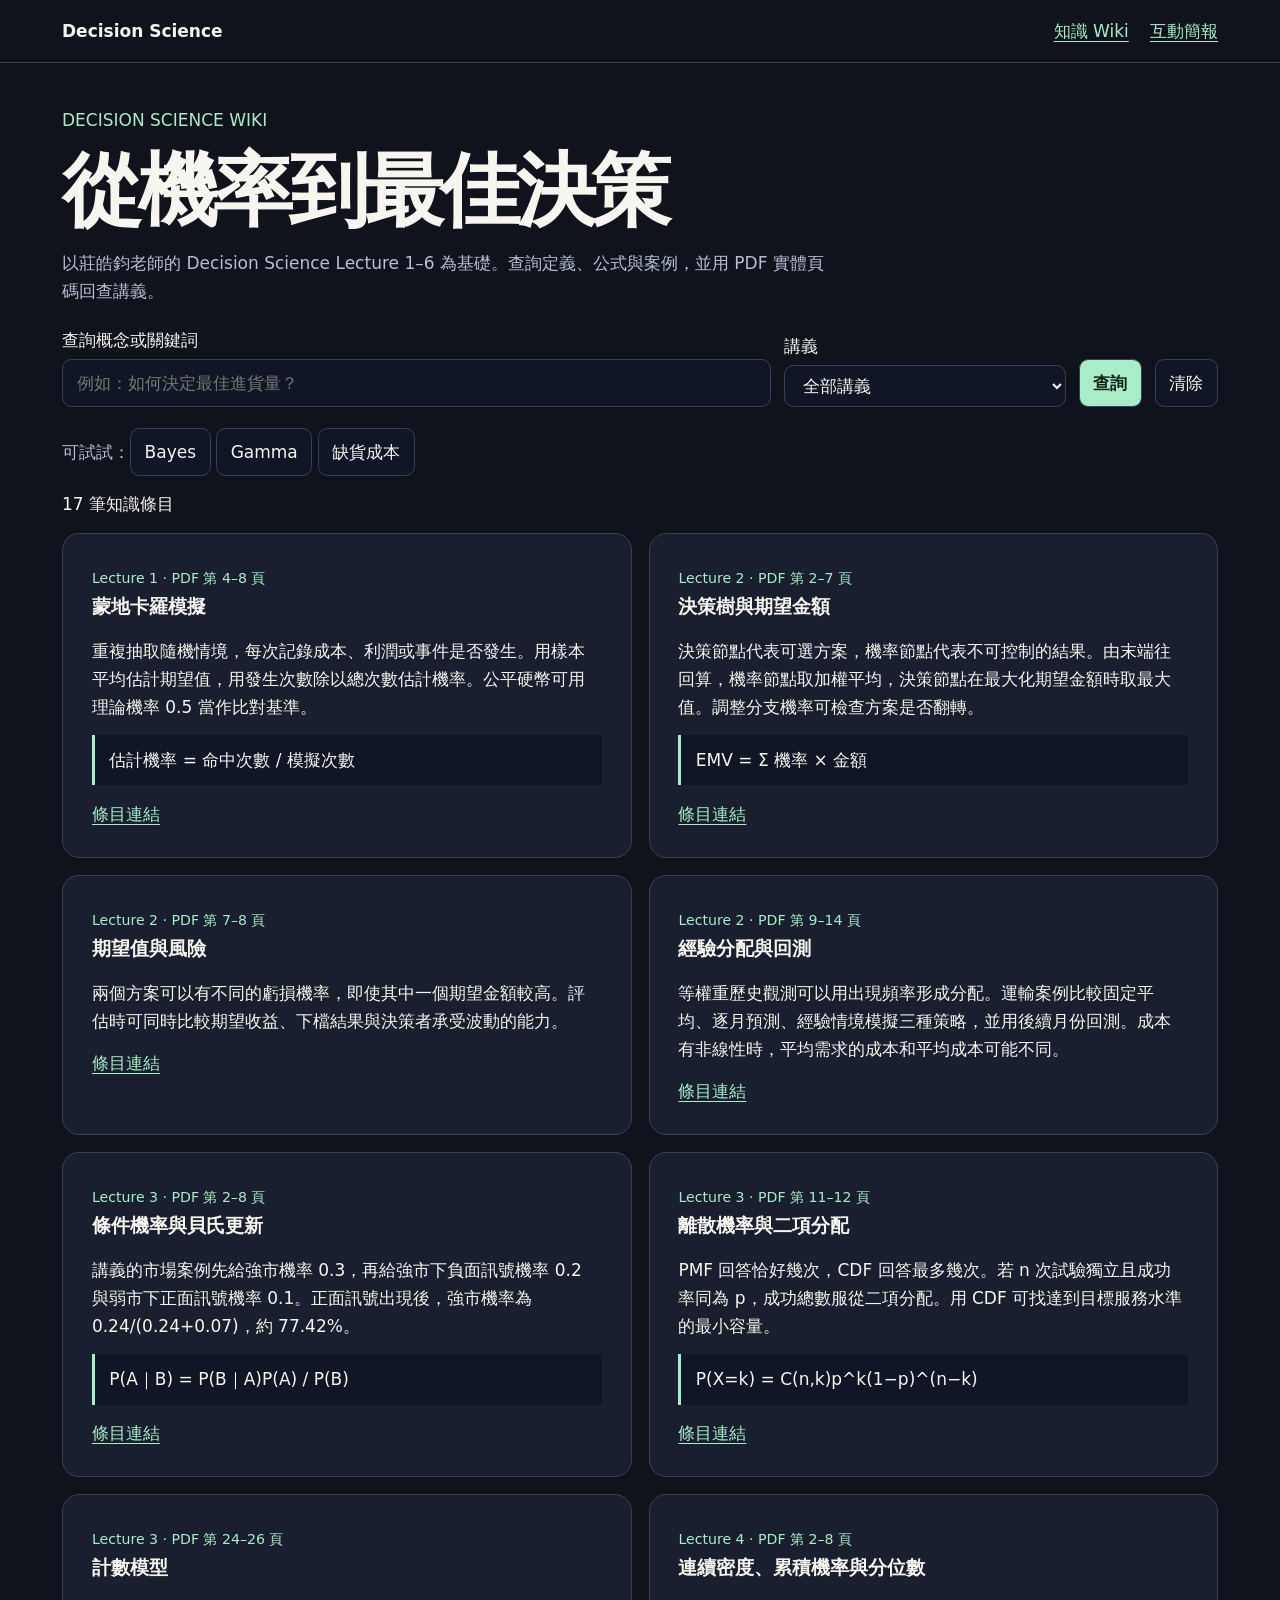
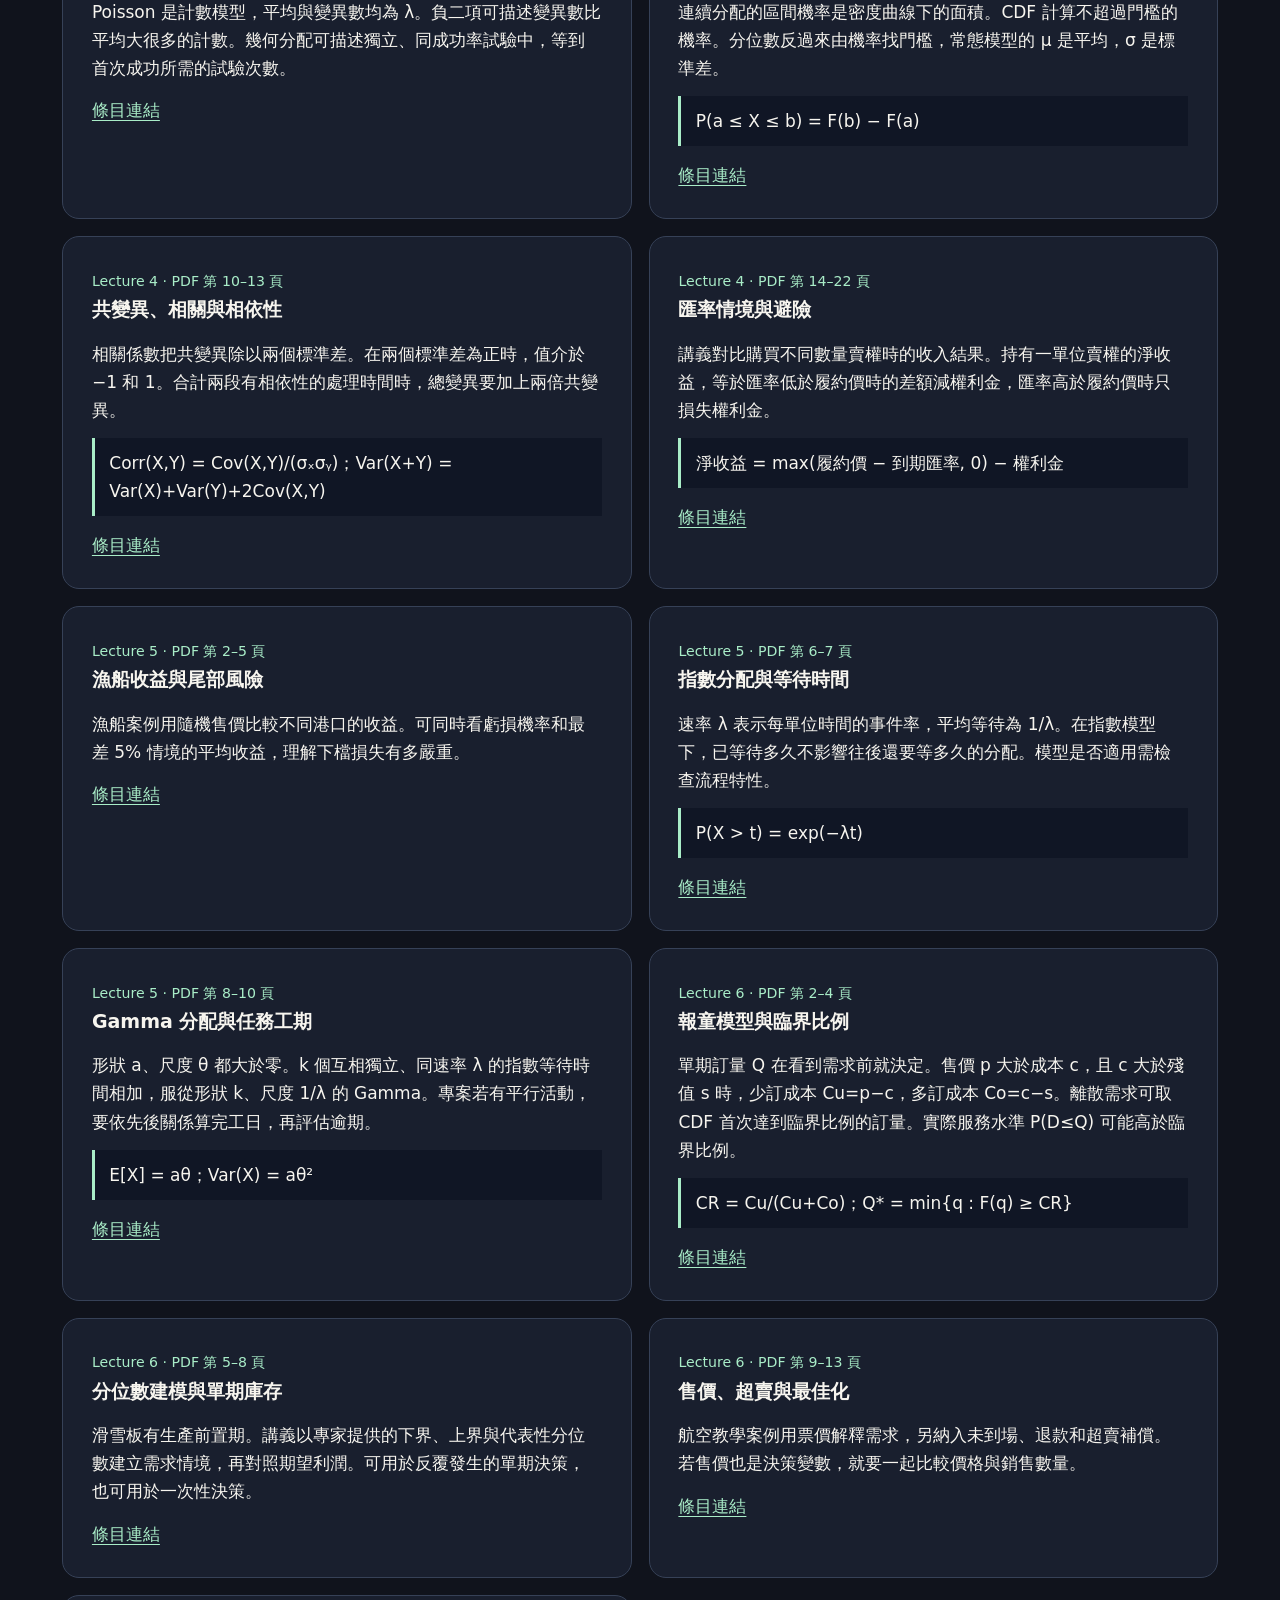
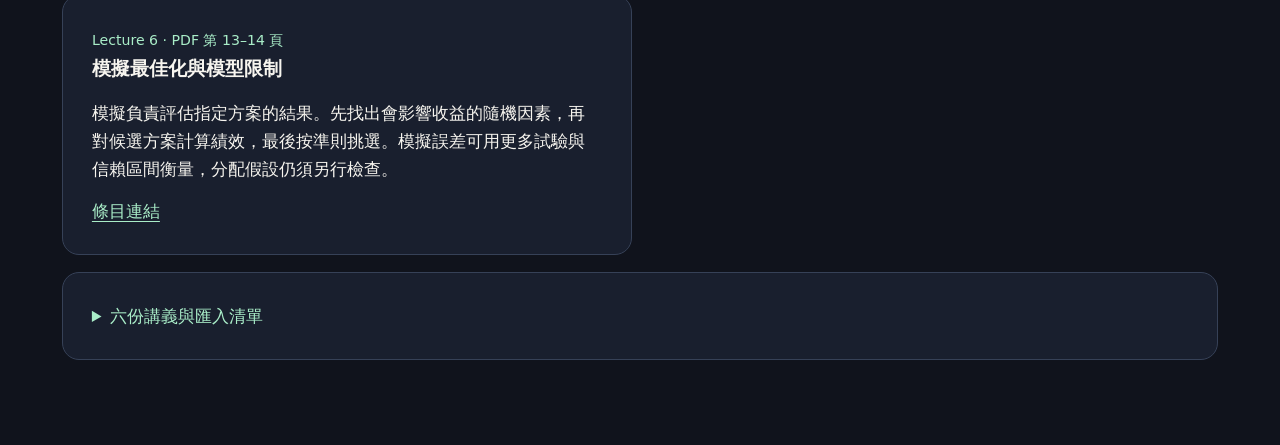
<file: docs/index.html>
<!doctype html>
<html lang="zh-Hant"><head><meta charset="utf-8"><meta name="viewport" content="width=device-width, initial-scale=1"><title>知識 Wiki｜Decision Science</title><link rel="stylesheet" href="style.css"><script defer src="data.js"></script><script defer src="wiki.js"></script></head>
<body><header><nav aria-label="主選單"><strong>Decision Science</strong><a href="index.html">知識 Wiki</a><a href="slides.html">互動簡報</a></nav></header><main><p class="eyebrow">DECISION SCIENCE WIKI</p><h1>從機率到最佳決策</h1>
<p class="muted">以莊皓鈞老師的 Decision Science Lecture 1–6 為基礎。查詢定義、公式與案例，並用 PDF 實體頁碼回查講義。</p>
<form class="controls" id="search"><label class="grow">查詢概念或關鍵詞<input id="query" type="search" placeholder="例如：如何決定最佳進貨量？"></label><label>講義<select id="lecture"><option value="">全部講義</option></select></label><button class="primary">查詢</button><button type="reset">清除</button></form>
<p class="muted">可試試：<button type="button" data-query="Bayes">Bayes</button> <button type="button" data-query="Gamma">Gamma</button> <button type="button" data-query="缺貨成本">缺貨成本</button></p>
<p id="status" role="status"></p><section class="grid" id="results" aria-label="查詢結果"></section>
<details class="panel" id="sources"><summary>六份講義與匯入清單</summary><ul id="manifest"></ul><p>頁碼從 PDF 封面起算。公開部署目錄提供整理後的知識條目與頁碼，原講義請使用課程提供的 PDF。</p></details>
<noscript>開啟 JavaScript 以瀏覽與查詢知識條目。</noscript></main></body></html>
</file>
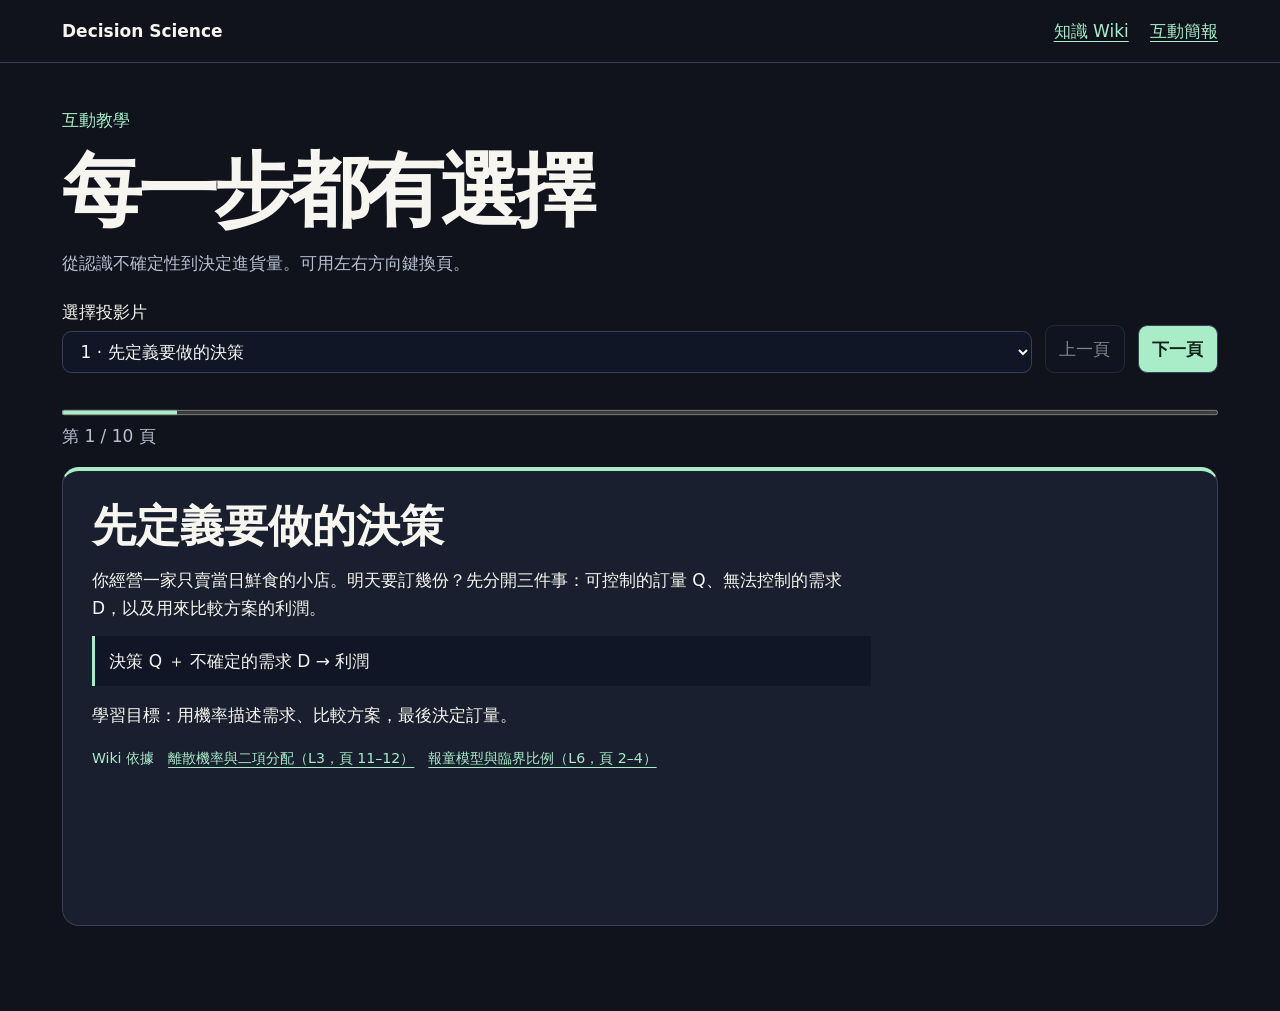
<file: docs/slides.html>
<!doctype html>
<html lang="zh-Hant"><head><meta charset="utf-8"><meta name="viewport" content="width=device-width, initial-scale=1"><title>互動簡報｜Decision Science</title><link rel="stylesheet" href="style.css"><script defer src="data.js"></script><script defer src="slides.js"></script></head>
<body><header><nav aria-label="主選單"><strong>Decision Science</strong><a href="index.html">知識 Wiki</a><a href="slides.html">互動簡報</a></nav></header><main><p class="eyebrow">互動教學</p><h1>每一步都有選擇</h1><p class="muted">從認識不確定性到決定進貨量。可用左右方向鍵換頁。</p>
<div class="controls"><label class="grow">選擇投影片<select id="jump"></select></label><button id="prev" type="button">上一頁</button><button id="next" type="button" class="primary">下一頁</button></div>
<progress id="progress" aria-label="簡報進度"></progress><p id="position" class="muted" role="status"></p><section id="stage" class="panel slide" aria-label="投影片"></section><noscript>開啟 JavaScript 以使用投影片與練習。</noscript></main></body></html>
</file>
<file: docs/style.css>
:root{color-scheme:dark;--bg:#10131c;--panel:#191f2e;--ink:#f7f5ef;--muted:#b6c0d3;--accent:#a9edc8;--line:#364157;font:17px/1.65 system-ui,sans-serif}
*{box-sizing:border-box}body{margin:0;background:var(--bg);color:var(--ink)}a{color:var(--accent);text-underline-offset:.25em}header{border-bottom:1px solid var(--line)}nav,main{width:min(100% - 2rem,68rem);margin:auto}nav{display:flex;gap:1.25rem;flex-wrap:wrap;padding:1rem 0}nav strong{margin-right:auto}main{padding:2.5rem 0 4rem}h1,h2,h3,p{margin:0 0 .85rem}h1{font-size:clamp(2.25rem,7vw,4.7rem);line-height:1.08;letter-spacing:-.055em}h2{font-size:clamp(1.6rem,4vw,2.6rem);line-height:1.16}h3{font-size:1.12rem}.eyebrow,small,summary{color:var(--accent)}small{font-size:.83rem}p,li{max-width:72ch}.muted{color:var(--muted)}.panel,article{background:var(--panel);border:1px solid var(--line);border-radius:1rem;padding:clamp(1rem,3vw,1.7rem);margin:1rem 0}.grid{display:grid;grid-template-columns:repeat(auto-fit,minmax(min(100%,26rem),1fr));gap:1rem}.grid article{margin:0}.controls{display:flex;gap:.75rem;align-items:end;flex-wrap:wrap;margin:1.25rem 0}label{display:grid;gap:.3rem}.grow{flex:1 1 20rem}input,select,button{font:inherit;border:1px solid var(--line);border-radius:.55rem;padding:.52rem .8rem;background:#101625;color:var(--ink);max-width:100%}input[type=range]{accent-color:var(--accent);padding:0}button{cursor:pointer}button:hover{border-color:var(--accent)}button:disabled{opacity:.5;cursor:default}button.primary{background:var(--accent);color:#12221a;font-weight:700}output{display:block;color:var(--accent);font-weight:650;margin:.6rem 0}.formula{background:#101625;padding:.65rem .85rem;border-left:3px solid var(--accent);overflow-wrap:anywhere}.slide{min-height:27rem;border-top:4px solid var(--accent)}details{margin:1rem 0}summary{cursor:pointer}table{border-collapse:collapse;width:100%;font-variant-numeric:tabular-nums}th,td{padding:.4rem .55rem;text-align:right;border-bottom:1px solid var(--line)}th:first-child,td:first-child{text-align:left}.scroll{overflow:auto}tr.best{color:var(--accent);font-weight:700}progress{width:100%;accent-color:var(--accent);height:.6rem}.graph{display:grid;gap:.75rem;list-style:none;padding:0}.graph li{padding:.65rem 1rem;border:1px solid var(--line);border-radius:.5rem}.graph li+li:before{content:"↓ ";color:var(--accent)}:focus-visible{outline:3px solid #ffd080;outline-offset:3px}article:target{border-color:var(--accent)}[hidden]{display:none!important}@media(max-width:36rem){nav strong{width:100%}main{padding-top:1.8rem}}
</file>
